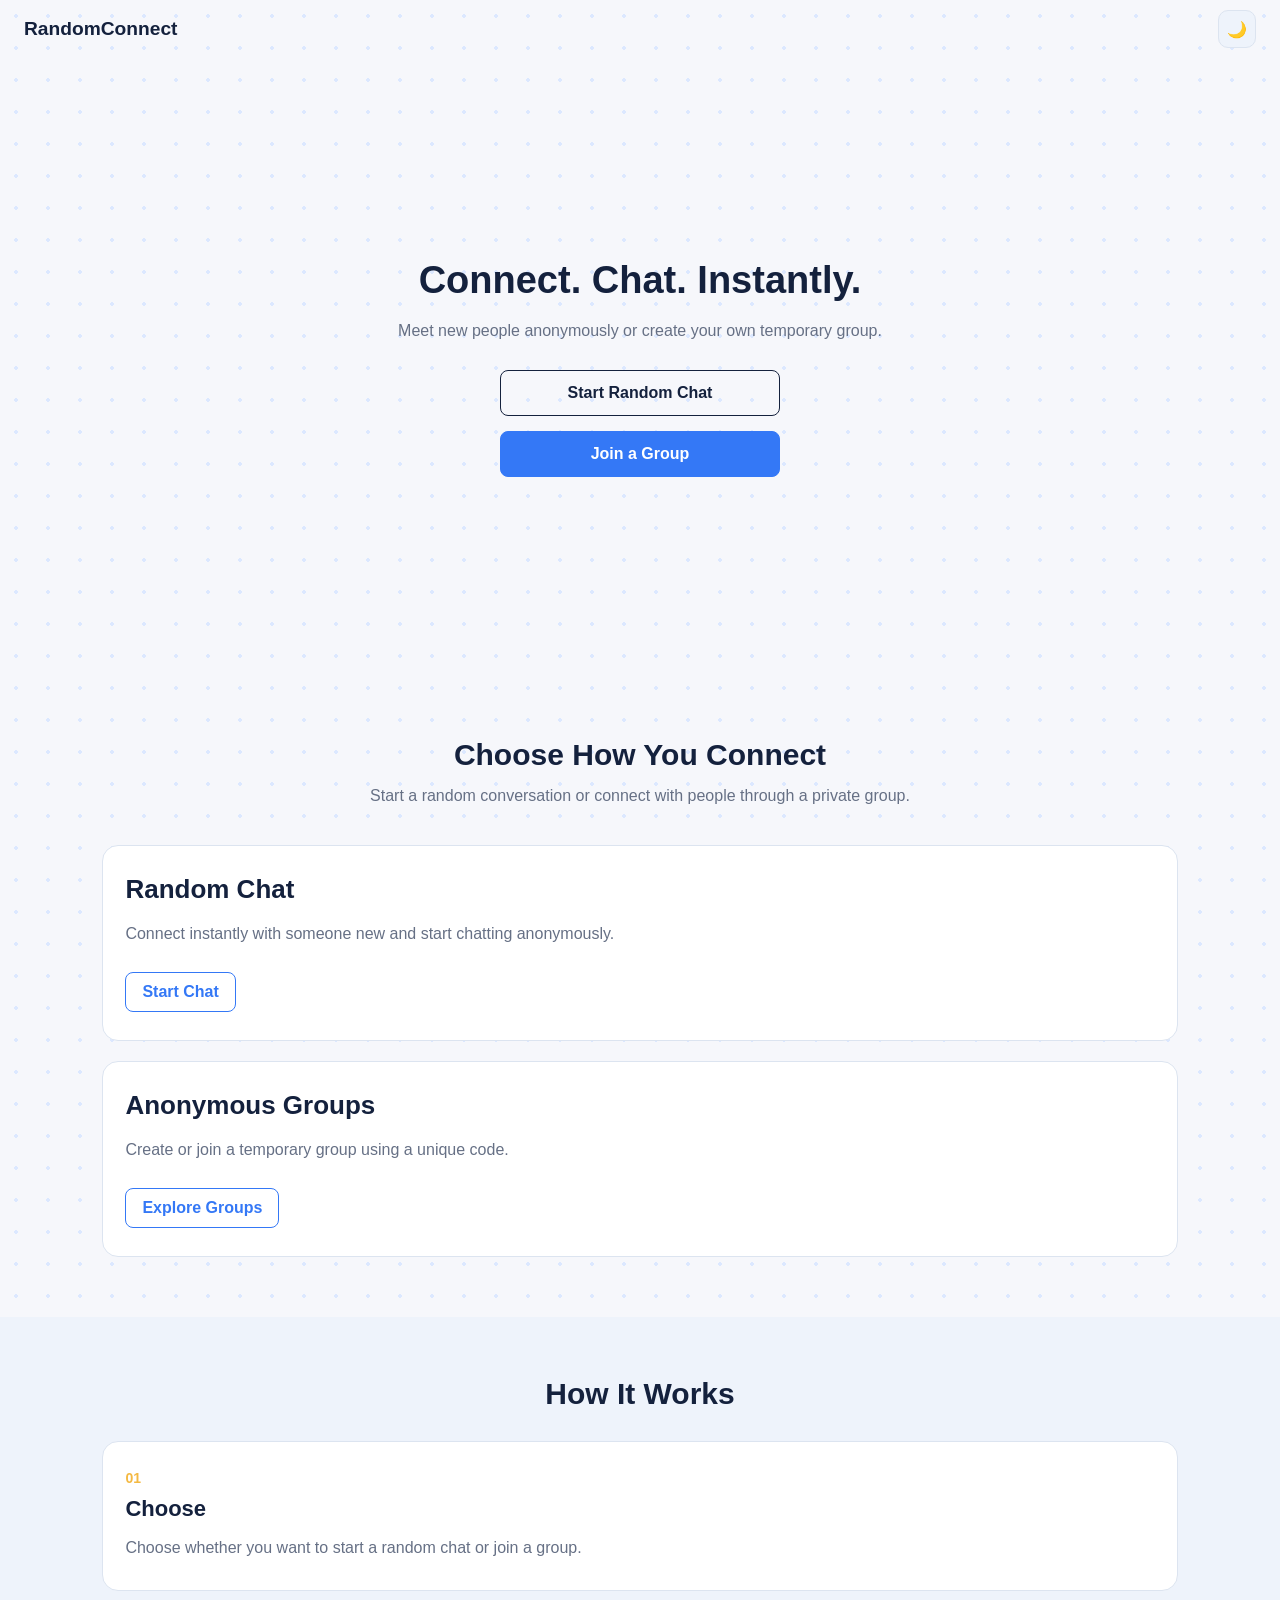
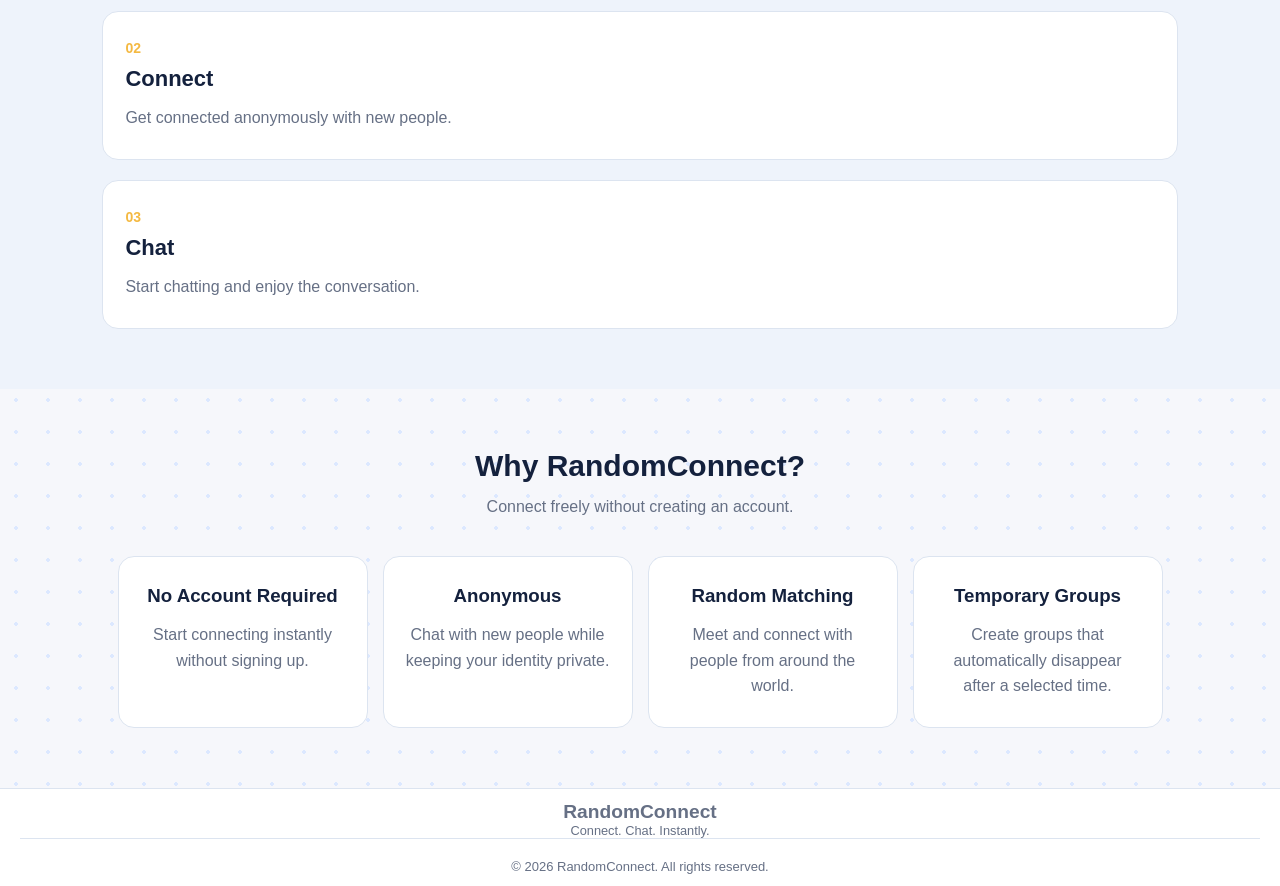
<file: index.html>
<!DOCTYPE html>

<html lang="en">
<head>
    <meta charset="UTF-8">
    <meta name="viewport" content="width=device-width, initial-scale=1.0">

<title>RandomConnect</title>

<link rel="stylesheet" href="css/global.css">
<link rel="stylesheet" href="css/top-bar.css">
<link rel="stylesheet" href="css/home.css">
<link rel="stylesheet" href="css/responsive.css">


</head>

<body>


<header class="top-bar">
    <a href="index.html" class="logo">RandomConnect</a>
    <button
        id="theme-toggle"
        class="theme-toggle"
        type="button"
        aria-label="Toggle theme"
    >
        🌙 
    </button>
</header>

<main>
    <section class="hero">
        <div class="hero-content">
            <h1>Connect. Chat. Instantly.</h1>

            <p>
                Meet new people anonymously or create your own temporary group.
            </p>

            <div class="hero-buttons">
                <a href="random-chat.html" class="btn">Start Random Chat</a>

                <a href="group.html" class="btn primary">Join a Group</a>
            </div>
        </div>
    </section>
    <section class="connection">
    <div class="connection-content">
        <h2>Choose How You Connect</h2>

        <p>
            Start a random conversation or connect with people through a private group.
        </p>

        <div class="connection-options">

            <div class="option">
                <h3>Random Chat</h3>

                <p>
                    Connect instantly with someone new and start chatting anonymously.
                </p>

                <a href="random-chat.html">Start Chat</a>
            </div>

            <div class="option">
                <h3>Anonymous Groups</h3>

                <p>
                    Create or join a temporary group using a unique code.
                </p>

                <a href="group.html">Explore Groups</a>
            </div>

        </div>
    </div>
</section>
<section class="how-it-works">
    <div class="how-content">
        <h2>How It Works</h2>

        <div class="steps">

            <div class="step">
                <h3>
                    <span class="step-number">01</span>
                    Choose
                </h3>
                <p>Choose whether you want to start a random chat or join a group.</p>
            </div>

            <div class="step">
                <h3>
                    <span class="step-number">02</span>
                    Connect
                </h3>
                <p>Get connected anonymously with new people.</p>
            </div>

            <div class="step">
                <h3>
                    <span class="step-number">03</span>
                    Chat
                </h3>   
                <p>Start chatting and enjoy the conversation.</p>
            </div>

        </div>
    </div>
</section>
<section class="features">
    <div class="features-content">
        <h2>Why RandomConnect?</h2>

        <p>
            Connect freely without creating an account.
        </p>

        <div class="feature-list">

            <div class="feature">
                <h3>No Account Required</h3>
                <p>Start connecting instantly without signing up.</p>
            </div>

            <div class="feature">
                <h3>Anonymous</h3>
                <p>Chat with new people while keeping your identity private.</p>
            </div>

            <div class="feature">
                <h3>Random Matching</h3>
                <p>Meet and connect with people from around the world.</p>
            </div>

            <div class="feature">
                <h3>Temporary Groups</h3>
                <p>Create groups that automatically disappear after a selected time.</p>
            </div>

        </div>
    </div>
</section>
</main>

<footer class="site-footer">
    <div class="footer-content">
        <div class="footer-logo">
            <h2>RandomConnect</h2>
            <p>Connect. Chat. Instantly.</p>
        </div>
    </div>

    <p class="copyright">
        © 2026 RandomConnect. All rights reserved.
    </p>
</footer>

<script src="js/config.js"></script>
<script src="js/common.js"></script>
<script src="js/theme.js"></script>

</body>
</html>
</file>
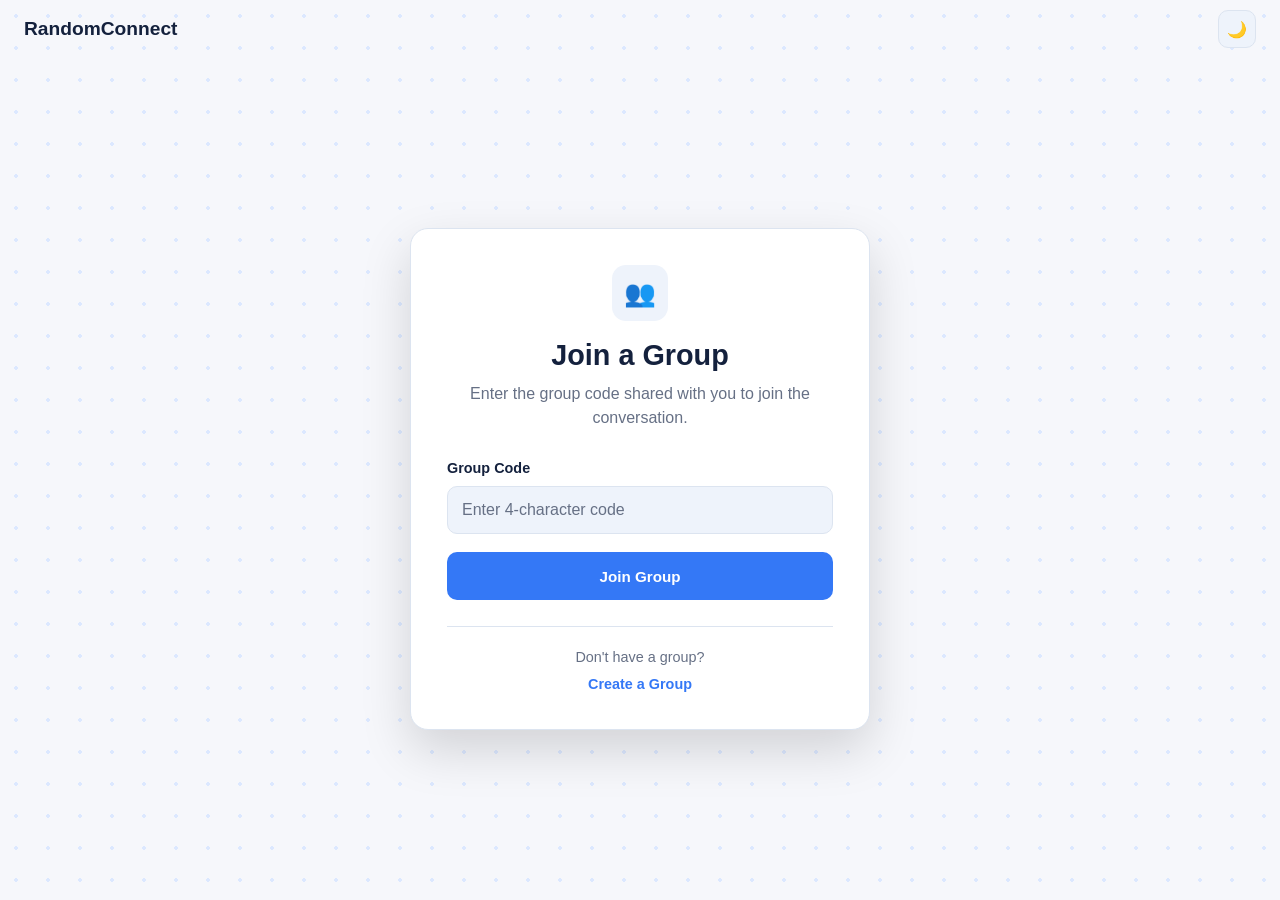
<file: group-chat.html>
<!DOCTYPE html>
<html lang="en">

<head>

    <meta charset="UTF-8">

    <meta
        name="viewport"
        content="width=device-width, initial-scale=1.0"
    >

    <title>Group Chat - RandomConnect</title>
    <link rel="stylesheet" href="css/global.css">
    <link rel="stylesheet" href="css/top-bar.css">
    <link rel="stylesheet" href="css/group-chat.css">
    <link rel="stylesheet" href="css/responsive.css">

</head>


<body>




<header class="top-bar">
    <a href="index.html" class="logo">RandomConnect</a>

    <button
        id="theme-toggle"
        class="theme-toggle"
        type="button"
        aria-label="Toggle theme"
        title="Toggle theme"
    >
        ☀️
    </button>
</header>



<!-- =========================
     GROUP CHAT
========================= -->

<main class="page">


    <!-- CHAT HEADER -->

    <div class="chat-header">


        <div class="chat-header-left">


            <div class="chat-icon">
                👥
            </div>


            <div>

                <h1 id="group-title">
                    Loading...
                </h1>


                <p class="group-code">
                    Code:
                    <strong id="group-code">
                        ...
                    </strong>
                </p>

            </div>


        </div>



        <div class="chat-header-right">

            <div id="group-chat-status">
                Connecting...
            </div>


            <div class="chat-online-description">
                Real-time group chat
            </div>

        </div>


    </div>



    <!-- =========================
         CHAT BODY
    ========================== -->

    <div class="group-chat-body">


        <!-- MESSAGES -->

        <div id="group-messages">

            <div
                id="empty-message"
                class="empty"
            >
                No messages yet.<br>
                Start the conversation.
            </div>

        </div>



        <!-- MESSAGE INPUT -->

        <form
            id="group-message-form"
        >

            <textarea
                id="group-message-input"
                placeholder="Type a message..."
                autocomplete="off"
                maxlength="5000"
                rows="1"
            ></textarea>


            <button
                type="submit"
                id="send-button"
            >
                ➤ Send
            </button>

        </form>


    </div>



    <!-- =========================
         LEAVE GROUP
    ========================== -->

    <div class="chat-actions">

        <button
            id="group-leave"
            type="button"
        >
            🚪 Leave Group
        </button>

    </div>


</main>



<script src="js/config.js"></script>
<script src="js/common.js"></script>
<script src="js/theme.js"></script>
<script src="js/group-chat.js"></script>


</body>

</html>
</file>
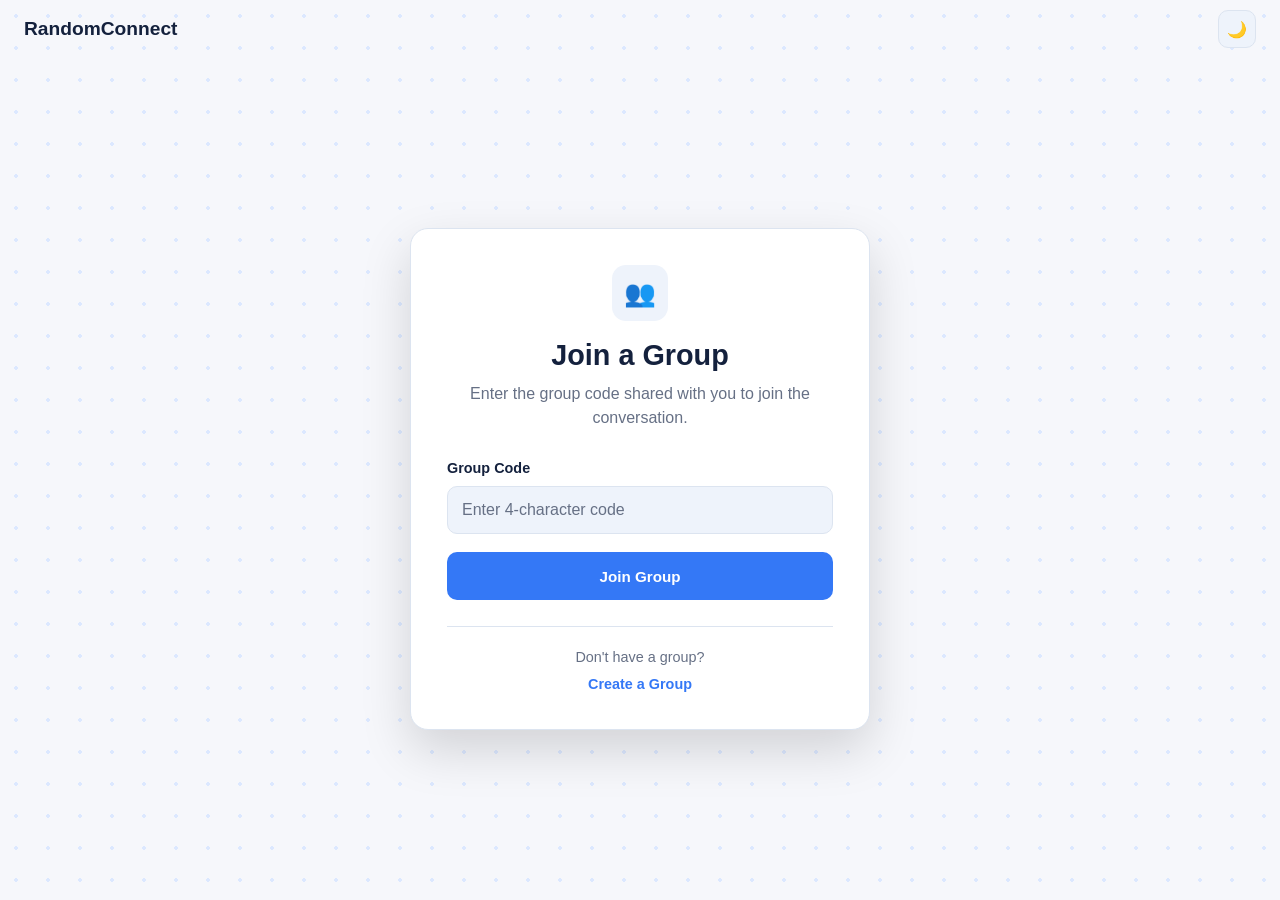
<file: group.html>
<!DOCTYPE html>
<html lang="en">

<head>
    <meta charset="UTF-8">
    <meta name="viewport" content="width=device-width, initial-scale=1.0">

    <title>Groups - RandomConnect</title>

    <link rel="stylesheet" href="css/global.css">
    <link rel="stylesheet" href="css/top-bar.css">
    <link rel="stylesheet" href="css/group.css">
    <link rel="stylesheet" href="css/responsive.css">
</head>

<body>

<header class="top-bar">

    <a href="index.html" class="logo">
        RandomConnect
    </a>

    <button
        id="theme-toggle"
        class="theme-toggle"
        type="button"
        aria-label="Toggle theme"
        title="Toggle theme"
    >
        ☀️
    </button>

</header>


<main class="group-page">

    <div class="group-auth-card">

        <div class="group-auth-header">

            <div class="group-icon">
                👥
            </div>

            <h1 id="group-form-title">
                Join a Group
            </h1>

            <p id="group-form-description">
                Enter the group code shared with you to join the conversation.
            </p>

        </div>


        <!-- JOIN GROUP -->

        <form
            id="join-group-form"
            class="group-form"
        >

            <label for="group-code">
                Group Code
            </label>

            <input
                type="text"
                id="group-code"
                placeholder="Enter 4-character code"
                maxlength="4"
                autocomplete="off"
                required
            >

            <button
                type="submit"
                class="group-submit-btn"
            >
                Join Group
            </button>

        </form>


        <!-- CREATE GROUP -->

        <form
            id="create-group-form"
            class="group-form"
            style="display: none;"
        >

            <label for="group-name">
                Group Name
            </label>

            <input
                type="text"
                id="group-name"
                placeholder="Enter a group name"
                maxlength="50"
                autocomplete="off"
                required
            >

            <button
                type="submit"
                class="group-submit-btn"
            >
                Create Group
            </button>

        </form>


        <!-- RESULT / ERROR -->

        <div
            id="group-result"
            class="group-result"
        ></div>


        <!-- SWITCH -->

        <div class="group-switch">

            <p id="group-switch-text">
                Don't have a group?
            </p>

            <button
                type="button"
                id="group-switch-btn"
                class="group-switch-btn"
            >
                Create a Group
            </button>

        </div>

    </div>

</main>





<script src="js/config.js"></script>
<script src="js/common.js"></script>
<script src="js/theme.js"></script>
<script src="js/groups.js"></script>

</body>

</html>
</file>
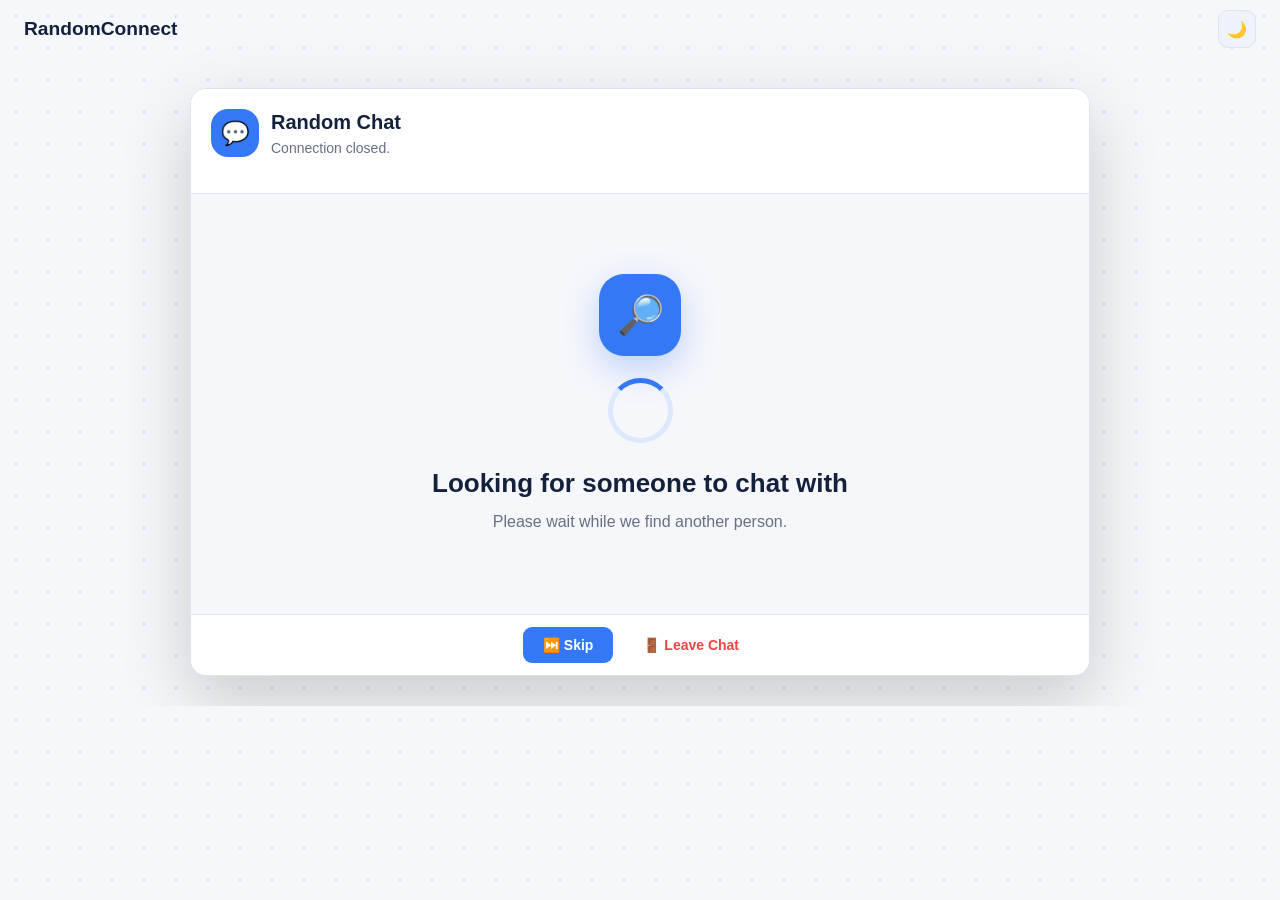
<file: random-chat.html>
<!DOCTYPE html>
<html lang="en">

<head>
    <meta charset="UTF-8">

    <meta
        name="viewport"
        content="width=device-width, initial-scale=1.0"
    >

    <title>Random Chat - RandomConnect</title>

    <link rel="stylesheet" href="css/global.css">
    <link rel="stylesheet" href="css/top-bar.css">
    <link rel="stylesheet" href="css/random-chat.css">
    <link rel="stylesheet" href="css/responsive.css">
</head>


<body>

    <header class="top-bar">
        <a href="index.html" class="logo">RandomConnect</a>

        <button
            id="theme-toggle"
            class="theme-toggle"
            type="button"
            aria-label="Toggle theme"
            title="Toggle theme"
        >
            ☀️
        </button>
    </header>


    <main>

        <section class="chat-page">

            <div class="chat-container">


                <!-- CHAT HEADER -->

                <div class="chat-header">

                    <div class="chat-header-left">

                        <div class="chat-icon">
                            💬
                        </div>


                        <div>

                            <h1>
                                Random Chat
                            </h1>

                            <p id="chat-description">
                                Connect with someone new anonymously.
                            </p>

                        </div>

                    </div>


                    <div class="chat-header-right">

                        <div class="chat-online">

                            <span class="online-dot"></span>

                            <span id="chat-status">
                                Finding someone...
                            </span>

                        </div>


                        <div class="chat-online-description">
                            Anonymous chat
                        </div>

                    </div>

                </div>


                <!-- =========================
                     CHAT AREA
                ========================== -->

                <div class="chat-area">


                    <!-- MATCHING -->

                    <div
                        class="matching-screen"
                        id="matching-screen"
                    >

                        <div class="matching-icon">
                            🔎
                        </div>

                        <div class="matching-circle"></div>

                        <h2>
                            Looking for someone to chat with
                        </h2>

                        <p id="matching-description">
                            Please wait while we find another person.
                        </p>

                    </div>


                    <!-- =========================
                         CONVERSATION
                    ========================== -->

                    <div
                        class="conversation"
                        id="conversation"
                    >


                        <div
                            class="messages"
                            id="messages"
                        >

                        </div>


                        <form
                            class="message-form"
                            id="message-form"
                        >

                            <input
                                type="text"
                                id="message-input"
                                placeholder="Type a message..."
                                autocomplete="off"
                                maxlength="5000"
                            >


                            <button
                                type="submit"
                            >
                                ➤ Send
                            </button>

                        </form>


                    </div>

                </div>


                <!-- =========================
                     ACTIONS
                ========================== -->

                <div class="chat-actions">


                    <button
                        type="button"
                        class="chat-btn"
                        id="skip-btn"
                    >
                        ⏭️ Skip
                    </button>


                    <button
                        type="button"
                        class="chat-btn secondary-btn"
                        id="leave-chat"
                    >
                        🚪 Leave Chat
                    </button>


                    <!-- Kept for compatibility
                         with your current JS -->

                    <button
                        type="button"
                        class="chat-btn secondary-btn"
                        id="chat-action-btn"
                        style="display: none;"
                    >
                        Cancel
                    </button>


                </div>


            </div>

        </section>

    </main>


    <script src="js/config.js"></script>
    <script src="js/common.js"></script>
    <script src="js/theme.js"></script>
    <script src="js/random-chat.js"></script>

</body>

</html>
</file>
<file: css/global.css>
:root {
    --background: #f6f7fb;
    --surface: #ffffff;
    --surface-2: #eef3fb;
    --dark: #14213d;
    --text: #14213d;
    --muted: #667085;

    --primary: #3478f6;
    --primary-dark: #2563d8;

    --secondary: #dce8ff;
    --accent: #f4b942;

    --border: #dce4f0;

    --danger: #ef4444;
}


body.dark {
    --background: #07111f;
    --surface: #0d1a2d;
    --surface-2: #15243a;

    --dark: #f8fafc;
    --text: #f8fafc;
    --muted: #94a3b8;

    --secondary: #172d4a;
    --border: #29415f;

    --primary: #3478f6;
    --primary-dark: #2563d8;
}


/* =========================
   RESET
========================= */

* {
    margin: 0;
    padding: 0;
    box-sizing: border-box;
}


html,
body {
    width: 100%;
    overflow-x: hidden;
}


body {
    font-family:
        Arial,
        sans-serif;

    color: var(--text);

    background-color: var(--background);

    background-image:
        radial-gradient(
            circle,
            var(--secondary) 2px,
            transparent 2px
        );

    background-size: 32px 32px;

    transition:
        background-color 0.3s ease,
        color 0.3s ease;
}


/* =========================
   THEME BUTTON
========================= */

.theme-toggle {
    display: inline-flex;

    align-items: center;
    justify-content: center;

    gap: 7px;

    padding: 9px 13px;

    border:
        1px solid var(--border);

    border-radius: 10px;

    background: var(--surface);

    color: var(--text);

    font-family: inherit;

    font-size: 14px;

    font-weight: 600;

    cursor: pointer;

    transition:
        background-color 0.3s ease,
        border-color 0.3s ease,
        transform 0.2s ease;
}


.theme-toggle:hover {
    border-color: var(--primary);

    transform: translateY(-1px);
}


/* =========================
   NAVIGATION
========================= */
</file>
<file: css/top-bar.css>
.top-bar {
    width: 100%;
    height: 58px;
    display: flex;
    align-items: center;
    justify-content: space-between;
    padding: 0 24px;
    background: transparent;
    border-bottom: none;
}

.logo {
    color: var(--text);
    text-decoration: none;
    font-size: 1.2rem;
    font-weight: 700;
}

.theme-toggle {
    width: 38px;
    height: 38px;
    display: flex;
    align-items: center;
    justify-content: center;
    border: 1px solid var(--border);
    border-radius: 10px;
    background: var(--surface-2);
    color: var(--text);
    cursor: pointer;
    font-size: 1rem;
}


.theme-toggle:hover {
    background: var(--surface-2);
}
</file>
<file: css/home.css>
.hero {
    min-height: 80vh;

    display: flex;

    justify-content: center;

    align-items: center;

    text-align: center;

    padding: 60px 8%;

    position: relative;
}


.hero-content {
    max-width: 700px;

    position: relative;

    z-index: 1;
}


.hero-content h1 {
    font-size: 52px;

    margin-bottom: 20px;

    line-height: 1.1;
}


.hero-content p {
    font-size: 18px;

    margin-bottom: 30px;

    color: var(--muted);
}


.hero-buttons {
    display: flex;

    justify-content: center;

    gap: 15px;
}


.btn {
    text-decoration: none;

    padding: 13px 22px;

    border-radius: 8px;

    color: var(--text);

    border:
        1px solid var(--text);

    font-weight: 600;

    transition:
        0.25s ease;
}


.btn:hover {
    background-color: var(--text);

    color: var(--background);
}


.primary {
    background-color: var(--primary);

    color: white;

    border-color: var(--primary);
}


.primary:hover {
    background-color: var(--primary-dark);

    border-color: var(--primary-dark);

    color: white;
}


/* =========================
   CONNECTION
========================= */

.connection {
    padding: 80px 8%;

    text-align: center;
}


.connection-content h2 {
    font-size: 36px;

    margin-bottom: 15px;
}


.connection-content > p {
    margin-bottom: 40px;

    color: var(--muted);
}


.connection-options {
    display: flex;

    justify-content: center;

    gap: 30px;
}


.option {
    flex: 1;

    padding: 38px 32px;

    background-color: var(--surface);

    border:
        1px solid var(--border);

    border-radius: 16px;

    text-align: left;

    transition:
        0.25s ease;
}


.option:hover {
    border-color: var(--primary);

    transform: translateY(-4px);
}


.option h3 {
    font-size: 26px;

    margin-bottom: 15px;

    color: var(--text);
}


.option p {
    margin-bottom: 25px;

    line-height: 1.7;

    color: var(--muted);
}


.option a {
    text-decoration: none;

    display: inline-block;

    padding: 10px 16px;

    color: var(--primary);

    border:
        1px solid var(--primary);

    border-radius: 8px;

    font-weight: 600;

    transition:
        0.25s ease;
}


.option a:hover {
    background-color: var(--primary);

    color: white;
}


/* =========================
   HOW IT WORKS
========================= */

.how-it-works {
    padding: 80px 8%;

    text-align: center;

    background-color: var(--surface-2);
}


.how-content h2 {
    font-size: 36px;

    margin-bottom: 40px;
}


.steps {
    display: flex;

    justify-content: center;

    gap: 30px;
}


.step {
    flex: 1;

    padding: 32px 28px;

    background-color: var(--surface);

    border:
        1px solid var(--border);

    border-radius: 16px;

    text-align: left;

    transition:
        0.25s ease;
}


.step:hover {
    border-color: var(--primary);

    transform: translateY(-4px);
}


.step h3 {
    font-size: 22px;

    margin-bottom: 12px;

    color: var(--text);
}


.step-number {
    display: block;

    color: var(--accent);

    font-size: 14px;

    font-weight: 700;

    margin-bottom: 10px;
}


.step p {
    line-height: 1.7;

    color: var(--muted);
}


/* =========================
   FEATURES
========================= */

.features {
    padding: 80px 8%;

    text-align: center;
}


.features-content h2 {
    font-size: 36px;

    margin-bottom: 15px;
}


.features-content > p {
    margin-bottom: 40px;

    color: var(--muted);
}


.feature-list {
    display: flex;

    justify-content: center;

    gap: 20px;

    flex-wrap: wrap;
}


.feature {
    width: 250px;

    padding: 30px;

    background-color: var(--surface);

    border:
        1px solid var(--border);

    border-radius: 16px;

    transition:
        0.25s ease;
}


.feature h3 {
    margin-bottom: 15px;

    color: var(--text);
}


.feature p {
    line-height: 1.6;

    color: var(--muted);
}


.feature:hover {
    border-color: var(--primary);

    transform: translateY(-4px);
}


/* =========================
   FOOTER
========================= */

footer {
    padding: 45px 8% 30px;

    background-color: var(--surface);

    border-top:
        1px solid var(--border);
}


.footer-content {
    display: flex;

    justify-content: space-between;

    align-items: center;

    max-width: 1400px;

    margin: auto;
}


.footer-links {
    display: flex;

    gap: 20px;
}


.footer-links a {
    text-decoration: none;

    color: var(--text);

    font-size: 14px;

    font-weight: 500;
}


.footer-links a:hover {
    color: var(--primary);
}

.site-footer {
    width: 100%;
    padding: 12px 20px;
    text-align: center;
    border-top: 1px solid var(--border);
    background: var(--surface);
    color: var(--muted);
    font-size: 0.8rem;
}

.site-footer p {
    margin: 0;
}

.copyright {
    text-align: center;

    margin-top: 35px;

    padding-top: 20px;

    border-top:
        1px solid var(--border);

    font-size: 13px;

    color: var(--muted);
}


/* =========================================================
   RANDOM CHAT
========================================================= */
</file>
<file: css/responsive.css>
section {
        padding-left: 24px;

        padding-right: 24px;
    }


    nav {
        min-height: 70px;

        padding:
            14px 24px;

        gap: 16px;
    }


    nav ul {
        gap: 16px;

        justify-content: flex-end;

        flex-wrap: wrap;
    }


    nav ul li a {
        font-size: 13px;
    }


    .hero {
        min-height: 620px;

        padding: 60px 24px;
    }


    .hero-content {
        width: 100%;
    }


    .hero-content h1 {
        font-size: 38px;

        line-height: 1.15;
    }


    .hero-content p {
        font-size: 16px;
    }


    .hero-buttons {
        flex-direction: column;

        align-items: center;
    }


    .hero-buttons .btn {
        width: 100%;

        max-width: 280px;
    }


    .connection {
        padding: 60px 8%;
    }


    .connection-content h2 {
        font-size: 30px;
    }


    .connection-options {
        flex-direction: column;

        gap: 20px;
    }


    .option {
        padding: 28px 22px;
    }


    .how-it-works {
        padding: 60px 8%;
    }


    .how-content h2 {
        font-size: 30px;

        margin-bottom: 30px;
    }


    .steps {
        flex-direction: column;

        gap: 20px;
    }


    .step {
        padding: 28px 22px;
    }


    .features {
        padding: 60px 8%;
    }


    .features-content h2 {
        font-size: 30px;
    }


    .feature-list {
        gap: 15px;
    }


    .feature {
        padding: 28px 22px;
    }


    .footer-content {
        flex-direction: column;

        text-align: center;

        gap: 25px;
    }


    .footer-links {
        justify-content: center;

        flex-wrap: wrap;
    }


    /* RANDOM CHAT */

    .chat-page {
        min-height: auto;

        padding: 30px 15px;
    }


    .chat-container {
        border-radius: 16px;
    }


    .chat-header {
        padding: 20px;

        align-items: flex-start;
    }


    .chat-header-left {
        gap: 12px;
    }


    .chat-icon {
        width: 48px;

        height: 48px;

        font-size: 23px;
    }


    .chat-header h1 {
        font-size: 20px;
    }


    .chat-header-right {
        display: none;
    }


    .chat-area {
        min-height: 420px;
    }


    .matching-screen {
        min-height: 420px;
    }


    .conversation {
        height: 500px;
    }


    .messages {
        height: 410px;

        padding: 18px 14px;
    }


    .message {
        max-width: 82%;

        font-size: 14px;
    }


    .message-form {
        height: 75px;

        padding: 12px;
    }


    .message-form input {
        height: 48px;
    }


    .message-form button {
        height: 48px;

        padding: 0 16px;
    }


    .chat-actions {
        flex-wrap: wrap;

        padding: 12px;
    }


    /* GROUP PAGE */

    .group-page {
        padding: 60px 24px;
    }


    .group-intro {
        margin-bottom: 35px;
    }


    .group-intro h1 {
        font-size: 34px;
    }


    .group-intro p {
        font-size: 16px;
    }


    .group-options {
        flex-direction: column;

        gap: 20px;
    }


    .group-card {
        padding: 28px 22px;
    }


    /* GROUP CHAT */

    .page {
        width: 100%;

        height:
            calc(100vh - 70px);

        min-height: 0;

        margin: 0;

        border-radius: 0;

        border-left: none;

        border-right: none;
    }


    .page .chat-header {
        padding: 18px;
    }


    #group-messages {
        padding: 18px 12px;
    }


    .chat-message {
        max-width: 84%;
    }


    #group-message-form {
        padding: 10px;
    }


    #send-button {
        padding: 0 17px;
    }


    #group-leave {
        padding: 8px 14px;
    }

}


@media (max-width: 480px) {

    nav ul {
        gap: 14px;
    }


    nav ul li a {
        font-size: 14px;
    }


    .logo {
        font-size: 22px;
    }


    .hero-content h1 {
        font-size: 34px;
    }


    .hero-content p {
        font-size: 16px;

        line-height: 1.6;
    }


    .hero-buttons .btn {
        max-width: 100%;
    }


    .connection-content h2,
    .how-content h2,
    .features-content h2 {
        font-size: 28px;
    }


    .group-intro h1 {
        font-size: 30px;
    }


    .group-card h2 {
        font-size: 24px;
    }


    .chat-header-left {
        width: 100%;
    }


    .chat-header h1 {
        font-size: 19px;
    }


    .message {
        max-width: 88%;
    }


    .message-form button {
        font-size: 0;
    }


    .message-form button::after {
        content: "➤";

        font-size: 20px;
    }


    #send-button {
        font-size: 0;
    }


    #send-button::after {
</file>
<file: css/group-chat.css>
/* =========================================
   GROUP CHAT PAGE
========================================= */

.page {
    width: 100%;
    min-height: calc(100vh - 58px);

    display: flex;
    flex-direction: column;

    padding: 24px;
}


/* =========================================
   CHAT HEADER
========================================= */

.page > .chat-header {
    width: 100%;
    max-width: 1100px;

    margin: 0 auto;

    padding: 18px 22px;

    display: flex;
    align-items: center;
    justify-content: space-between;

    background: var(--surface);

    border: 1px solid var(--border);
    border-radius: 16px 16px 0 0;
}


.chat-header-left {
    display: flex;
    align-items: center;

    gap: 14px;
}


.chat-icon {
    width: 46px;
    height: 46px;

    display: flex;
    align-items: center;
    justify-content: center;

    border-radius: 12px;

    background: var(--surface-2);

    font-size: 1.3rem;
}


.chat-header-left h1 {
    margin: 0 0 4px;

    color: var(--text);

    font-size: 1.25rem;
}


.group-code {
    margin: 0;

    color: var(--muted);

    font-size: 0.82rem;
}


.group-code strong {
    color: var(--primary);

    letter-spacing: 1px;
}


.chat-header-right {
    text-align: right;

    color: var(--text);

    font-size: 0.85rem;
}


#group-chat-status {
    display: flex;
    align-items: center;
    justify-content: flex-end;

    gap: 7px;

    font-weight: 600;
}


#group-chat-status::before {
    content: "";

    width: 8px;
    height: 8px;

    border-radius: 50%;

    background: #22c55e;
}


.chat-online-description {
    margin-top: 4px;

    color: var(--muted);

    font-size: 0.75rem;
}


/* =========================================
   CHAT BODY
========================================= */

.group-chat-body {
    width: 100%;
    max-width: 1100px;

    height: min(650px, calc(100vh - 210px));

    min-height: 400px;

    margin: 0 auto;

    display: flex;
    flex-direction: column;

    background: var(--surface);

    border-left: 1px solid var(--border);
    border-right: 1px solid var(--border);
    border-bottom: 1px solid var(--border);

    border-radius: 0 0 16px 16px;

    overflow: hidden;
}


/* =========================================
   MESSAGES
========================================= */

#group-messages {
    flex: 1;

    overflow-y: auto;

    padding: 24px;

    background: var(--background);

    scroll-behavior: smooth;
}


#group-messages::-webkit-scrollbar {
    width: 7px;
}


#group-messages::-webkit-scrollbar-track {
    background: transparent;
}


#group-messages::-webkit-scrollbar-thumb {
    background: var(--border);

    border-radius: 10px;
}


/* =========================================
   EMPTY STATE
========================================= */

#empty-message {
    height: 100%;

    display: flex;
    align-items: center;
    justify-content: center;

    flex-direction: column;

    text-align: center;

    color: var(--muted);

    font-size: 0.95rem;

    line-height: 1.6;
}


#empty-message::before {
    content: "💬";

    display: block;

    margin-bottom: 12px;

    font-size: 2rem;

    opacity: 0.7;
}


/* =========================================
   MESSAGE
========================================= */

.chat-message {
    display: flex;

    justify-content: flex-start;

    margin-bottom: 14px;
}


.chat-message.own {
    justify-content: flex-end;
}


.bubble {
    max-width: min(70%, 600px);

    padding: 10px 14px;

    border-radius: 14px 14px 14px 4px;

    background: var(--surface-2);

    color: var(--text);

    line-height: 1.45;

    word-break: break-word;
}


.chat-message.own .bubble {
    border-radius: 14px 14px 4px 14px;

    background: var(--primary);

    color: white;
}


.meta {
    margin-top: 4px;

    color: var(--muted);

    font-size: 0.7rem;
}


.chat-message.own .meta {
    text-align: right;

    color: rgba(255, 255, 255, 0.75);
}


/* =========================================
   MESSAGE FORM
========================================= */

#group-message-form {
    display: flex;

    gap: 10px;

    padding: 14px;

    background: var(--surface);

    border-top: 1px solid var(--border);
}


#group-message-input {
    flex: 1;
    min-width: 0;
    min-height: 46px;
    max-height: 180px;
    padding: 12px 14px;

    border: 1px solid var(--border);
    border-radius: 12px;

    background: var(--surface-2);
    color: var(--text);

    font-family: inherit;
    font-size: 0.95rem;
    line-height: 1.45;

    outline: none;
    resize: none;

    overflow-y: auto;
}

#group-message-input:focus {
    border-color: var(--primary);
    box-shadow: 0 0 0 2px rgba(52, 120, 246, 0.12);
}

#group-message-input::placeholder {
    color: var(--muted);
}


#send-button {
    flex-shrink: 0;

    height: 46px;

    padding: 0 20px;

    border: none;

    border-radius: 12px;

    background: var(--primary);

    color: white;

    font-family: inherit;

    font-size: 0.9rem;

    font-weight: 600;

    cursor: pointer;

    transition:
        background 0.2s ease,
        transform 0.15s ease;
}


#send-button:hover {
    background: var(--primary-dark);
}


#send-button:active {
    transform: scale(0.97);
}


/* =========================================
   LEAVE GROUP
========================================= */

.chat-actions {
    width: 100%;
    max-width: 1100px;

    margin: 14px auto 0;

    display: flex;

    justify-content: flex-end;
}


#group-leave {
    height: 38px;

    padding: 0 16px;

    border: 1px solid var(--border);

    border-radius: 9px;

    background: transparent;

    color: var(--muted);

    font-family: inherit;

    font-size: 0.82rem;

    cursor: pointer;

    transition:
        background 0.2s ease,
        color 0.2s ease,
        border-color 0.2s ease;
}


#group-leave:hover {
    background: rgba(239, 68, 68, 0.08);

    border-color: var(--danger);

    color: var(--danger);
}

/* =========================
   MESSAGE FORMATTING
========================= */

.bubble code {
    padding: 2px 6px;
    border-radius: 5px;
    background: rgba(0, 0, 0, 0.18);
    font-family:
        "SFMono-Regular",
        Consolas,
        "Liberation Mono",
        monospace;
    font-size: 0.88em;
}


.bubble pre {
    margin: 8px 0;
    padding: 12px;
    overflow-x: auto;
    border-radius: 8px;
    background: #07111f;
    color: #e2e8f0;
    font-family:
        "SFMono-Regular",
        Consolas,
        "Liberation Mono",
        monospace;
    font-size: 0.85rem;
    line-height: 1.5;
}


.bubble pre code {
    padding: 0;
    background: transparent;
}


.bubble a {
    color: var(--primary);
    text-decoration: underline;
}


.chat-message.own .bubble a {
    color: white;
}


.bubble strong {
    font-weight: 700;
}


.bubble em {
    font-style: italic;
}


.bubble del {
    text-decoration: line-through;
}
/* =========================================
   MOBILE
========================================= */

@media (max-width: 700px) {

    .page {
        padding: 12px;
    }


    .page > .chat-header {
        padding: 15px;

        border-radius: 14px 14px 0 0;
    }


    .chat-header-right {
        display: none;
    }


    .chat-icon {
        width: 40px;
        height: 40px;
    }


    .chat-header-left h1 {
        font-size: 1.1rem;
    }


    .group-chat-body {
        height: calc(100vh - 150px);

        min-height: 400px;
    }


    #group-messages {
        padding: 16px;
    }


    .bubble {
        max-width: 82%;
    }


    #group-message-form {
        padding: 10px;
    }


    #send-button {
        width: 48px;

        padding: 0;

        font-size: 0;
    }


    #send-button::after {
        content: "➤";

        font-size: 1rem;
    }


    .chat-actions {
        margin-top: 10px;
    }

}
</file>
<file: css/group.css>
.group-page {
    min-height: calc(100vh - 58px);

    display: flex;
    align-items: center;
    justify-content: center;

    padding: 40px 20px;
}


.group-auth-card {
    width: 100%;
    max-width: 460px;

    padding: 36px;

    background: var(--surface);

    border: 1px solid var(--border);
    border-radius: 18px;

    box-shadow:
        0 20px 50px rgba(0, 0, 0, 0.15);
}



.group-auth-header {
    text-align: center;

    margin-bottom: 30px;
}


.group-icon {
    width: 56px;
    height: 56px;

    margin: 0 auto 18px;

    display: flex;
    align-items: center;
    justify-content: center;

    border-radius: 14px;

    background: var(--surface-2);

    font-size: 1.6rem;
}


.group-auth-header h1 {
    margin-bottom: 10px;

    color: var(--text);

    font-size: 1.8rem;
}


.group-auth-header p {
    margin: 0;

    color: var(--muted);

    line-height: 1.5;
}



.group-form {
    display: flex;

    flex-direction: column;

    gap: 10px;
}


.group-form label {
    color: var(--text);

    font-size: 0.9rem;

    font-weight: 600;
}


.group-form input {
    width: 100%;
    height: 48px;

    padding: 0 14px;

    border:
        1px solid var(--border);

    border-radius: 10px;

    background: var(--surface-2);

    color: var(--text);

    font-family: inherit;

    font-size: 1rem;

    outline: none;
}


.group-form input:focus {
    border-color: var(--primary);
}


.group-form input::placeholder {
    color: var(--muted);
}



.group-submit-btn {
    width: 100%;
    height: 48px;

    margin-top: 8px;

    border: none;

    border-radius: 10px;

    background: var(--primary);

    color: white;

    font-family: inherit;

    font-size: 0.95rem;

    font-weight: 600;

    cursor: pointer;

    transition: background 0.2s ease;
}


.group-submit-btn:hover {
    background: var(--primary-dark);
}




.group-result {
    display: none;

    margin-top: 18px;

    padding: 16px;

    border:
        1px solid var(--border);

    border-radius: 10px;

    background: var(--surface-2);

    text-align: center;
}


.group-result h3 {
    margin-bottom: 8px;

    color: var(--text);
}


.group-result p {
    margin-bottom: 8px;

    color: var(--muted);

    line-height: 1.5;
}


.group-result h2 {
    margin: 12px 0;

    color: var(--primary);

    font-size: 1.8rem;

    letter-spacing: 4px;
}



.group-switch {
    margin-top: 26px;

    padding-top: 22px;

    border-top:
        1px solid var(--border);

    text-align: center;
}


.group-switch p {
    margin: 0 0 10px;

    color: var(--muted);

    font-size: 0.9rem;
}


.group-switch-btn {
    padding: 0;

    border: none;

    background: transparent;

    color: var(--primary);

    font-family: inherit;

    font-size: 0.9rem;

    font-weight: 600;

    cursor: pointer;
}


.group-switch-btn:hover {
    text-decoration: underline;
}



.group-form,
.group-auth-header h1,
.group-auth-header p,
.group-switch p,
.group-switch-btn {
    transition:
        opacity 0.2s ease,
        transform 0.2s ease;
}


.group-form.form-changing,
.group-auth-header.changing,
.group-switch.changing {
    opacity: 0;

    transform: translateY(8px);
}

@media (max-width: 600px) {

    .group-page {
        padding: 25px 16px;
    }

    .group-auth-card {
        padding: 28px 22px;
    }

    .group-auth-header h1 {
        font-size: 1.6rem;
    }

}
</file>
<file: css/random-chat.css>
.chat-page {
    min-height:
        calc(100vh - 70px);

    padding: 45px 8%;

    display: flex;

    justify-content: center;

    align-items: center;
}


.chat-container {
    width: 100%;

    max-width: 900px;

    background-color: var(--surface);

    border:
        1px solid var(--border);

    border-radius: 22px;

    overflow: hidden;

    box-shadow:
        0 25px 70px
        rgba(0, 0, 0, 0.18);
}


/* CHAT HEADER */

.chat-header {
    min-height: 105px;

    display: flex;

    justify-content: space-between;

    align-items: center;

    gap: 20px;

    padding: 22px 28px;

    border-bottom:
        1px solid var(--border);

    background-color: var(--surface);
}


.chat-header-left {
    display: flex;

    align-items: center;

    gap: 16px;
}


.chat-icon {
    width: 56px;

    height: 56px;

    flex-shrink: 0;

    display: flex;

    justify-content: center;

    align-items: center;

    border-radius: 17px;

    background-color: var(--primary);

    color: white;

    font-size: 28px;
}


.chat-header h1 {
    font-size: 25px;

    margin-bottom: 6px;

    color: var(--text);
}


.chat-header p {
    margin: 0;

    font-size: 14px;

    color: var(--muted);
}


.chat-header-right {
    text-align: right;
}


.chat-online {
    display: flex;

    align-items: center;

    justify-content: flex-end;

    gap: 8px;

    font-size: 14px;

    font-weight: 700;

    color: var(--text);
}


.online-dot {
    width: 9px;

    height: 9px;

    border-radius: 50%;

    background-color: #22c55e;

    box-shadow:
        0 0 10px
        rgba(34, 197, 94, 0.65);
}


.chat-online-description {
    margin-top: 7px;

    font-size: 12px;

    color: var(--muted);
}


/* MATCHING */

.chat-area {
    min-height: 460px;

    background-color: var(--background);
}


.matching-screen {
    min-height: 460px;

    display: flex;

    flex-direction: column;

    justify-content: center;

    align-items: center;

    text-align: center;

    padding: 40px 25px;
}


.matching-icon {
    width: 82px;

    height: 82px;

    margin-bottom: 22px;

    display: flex;

    justify-content: center;

    align-items: center;

    border-radius: 25px;

    background-color: var(--primary);

    color: white;

    font-size: 38px;

    box-shadow:
        0 12px 35px
        rgba(52, 120, 246, 0.3);
}


.matching-circle {
    width: 65px;

    height: 65px;

    margin:
        0 auto 25px;

    border:
        5px solid var(--secondary);

    border-top-color:
        var(--primary);

    border-radius: 50%;

    animation:
        spin 1s linear infinite;
}


@keyframes spin {

    from {
        transform: rotate(0deg);
    }

    to {
        transform: rotate(360deg);
    }

}


.matching-screen h2 {
    margin-bottom: 10px;

    font-size: 26px;

    color: var(--text);
}


.matching-screen p {
    max-width: 430px;

    line-height: 1.6;

    color: var(--muted);
}


/* =========================================================
   RANDOM CONVERSATION
========================================================= */

.conversation {
    display: none;

    width: 100%;

    height: 460px;

    background-color: var(--background);

    flex-direction: column;
}


.messages {
    height: 370px;

    overflow-y: auto;

    padding: 24px;

    display: flex;

    flex-direction: column;

    gap: 18px;
}


/* MESSAGE ROW */

.message {
    max-width: 72%;

    padding: 12px 16px;

    line-height: 1.5;

    word-break: break-word;

    font-size: 15px;

    border-radius: 17px;

    transition:
        0.2s ease;
}


/* RECEIVED = LEFT */

.message.received {
    align-self: flex-start;

    background-color: #243752;

    color: white;

    border-bottom-left-radius: 5px;

    box-shadow:
        0 5px 18px
        rgba(0, 0, 0, 0.12);
}


/* SENT = RIGHT */

.message.sent {
    align-self: flex-end;

    background-color: var(--primary);

    color: white;

    border-bottom-right-radius: 5px;

    box-shadow:
        0 5px 18px
        rgba(52, 120, 246, 0.22);
}


/* =========================================================
   CHAT FORM
========================================================= */

.message-form {
    height: 90px;

    display: flex;

    align-items: center;

    gap: 10px;

    padding: 18px 22px;

    background-color: var(--surface);

    border-top:
        1px solid var(--border);
}


.message-form input {
    flex: 1;

    min-width: 0;

    height: 52px;

    padding: 0 17px;

    border:
        1px solid var(--border);

    border-radius: 13px;

    background-color: var(--surface-2);

    color: var(--text);

    font-family: inherit;

    font-size: 15px;

    outline: none;

    transition:
        0.2s ease;
}


.message-form input::placeholder {
    color: var(--muted);
}


.message-form input:focus {
    border-color: var(--primary);

    box-shadow:
        0 0 0 3px
        rgba(52, 120, 246, 0.12);
}


.message-form button {
    height: 52px;

    padding: 0 23px;

    border: none;

    border-radius: 13px;

    background-color: var(--primary);

    color: white;

    font-family: inherit;

    font-size: 15px;

    font-weight: 700;

    cursor: pointer;

    transition:
        0.2s ease;
}


.message-form button:hover {
    background-color: var(--primary-dark);

    transform: translateY(-1px);
}


/* =========================================================
   RANDOM CHAT ACTIONS
========================================================= */

.chat-actions {
    display: flex;

    justify-content: center;

    align-items: center;

    gap: 12px;

    padding: 14px 22px;

    border-top:
        1px solid var(--border);

    background-color: var(--surface);
}


.chat-btn {
    padding: 10px 20px;

    border-radius: 9px;

    font-family: inherit;

    font-size: 14px;

    font-weight: 600;

    cursor: pointer;

    transition:
        0.2s ease;
}


.secondary-btn {
    background-color: var(--surface);

    color: var(--text);

    border:
        1px solid var(--border);
}


.secondary-btn:hover {
    border-color: var(--primary);

    color: var(--primary);
}


#skip-btn {
    padding: 10px 20px;

    border: none;

    border-radius: 9px;

    background-color: var(--primary);

    color: white;

    font-family: inherit;

    font-size: 14px;

    font-weight: 700;

    cursor: pointer;

    transition:
        0.2s ease;
}


#skip-btn:hover {
    background-color: var(--primary-dark);

    transform: translateY(-1px);
}


#leave-chat,
#group-leave {
    padding: 10px 18px;

    border: none;

    background: transparent;

    color: var(--danger);

    font-family: inherit;

    font-size: 14px;

    font-weight: 700;

    cursor: pointer;

    transition:
        0.2s ease;
}


#leave-chat:hover,
#group-leave:hover {
    color: #dc2626;

    transform: translateY(-1px);
}


/* =========================================================
   GROUP PAGE
========================================================= */
</file>
